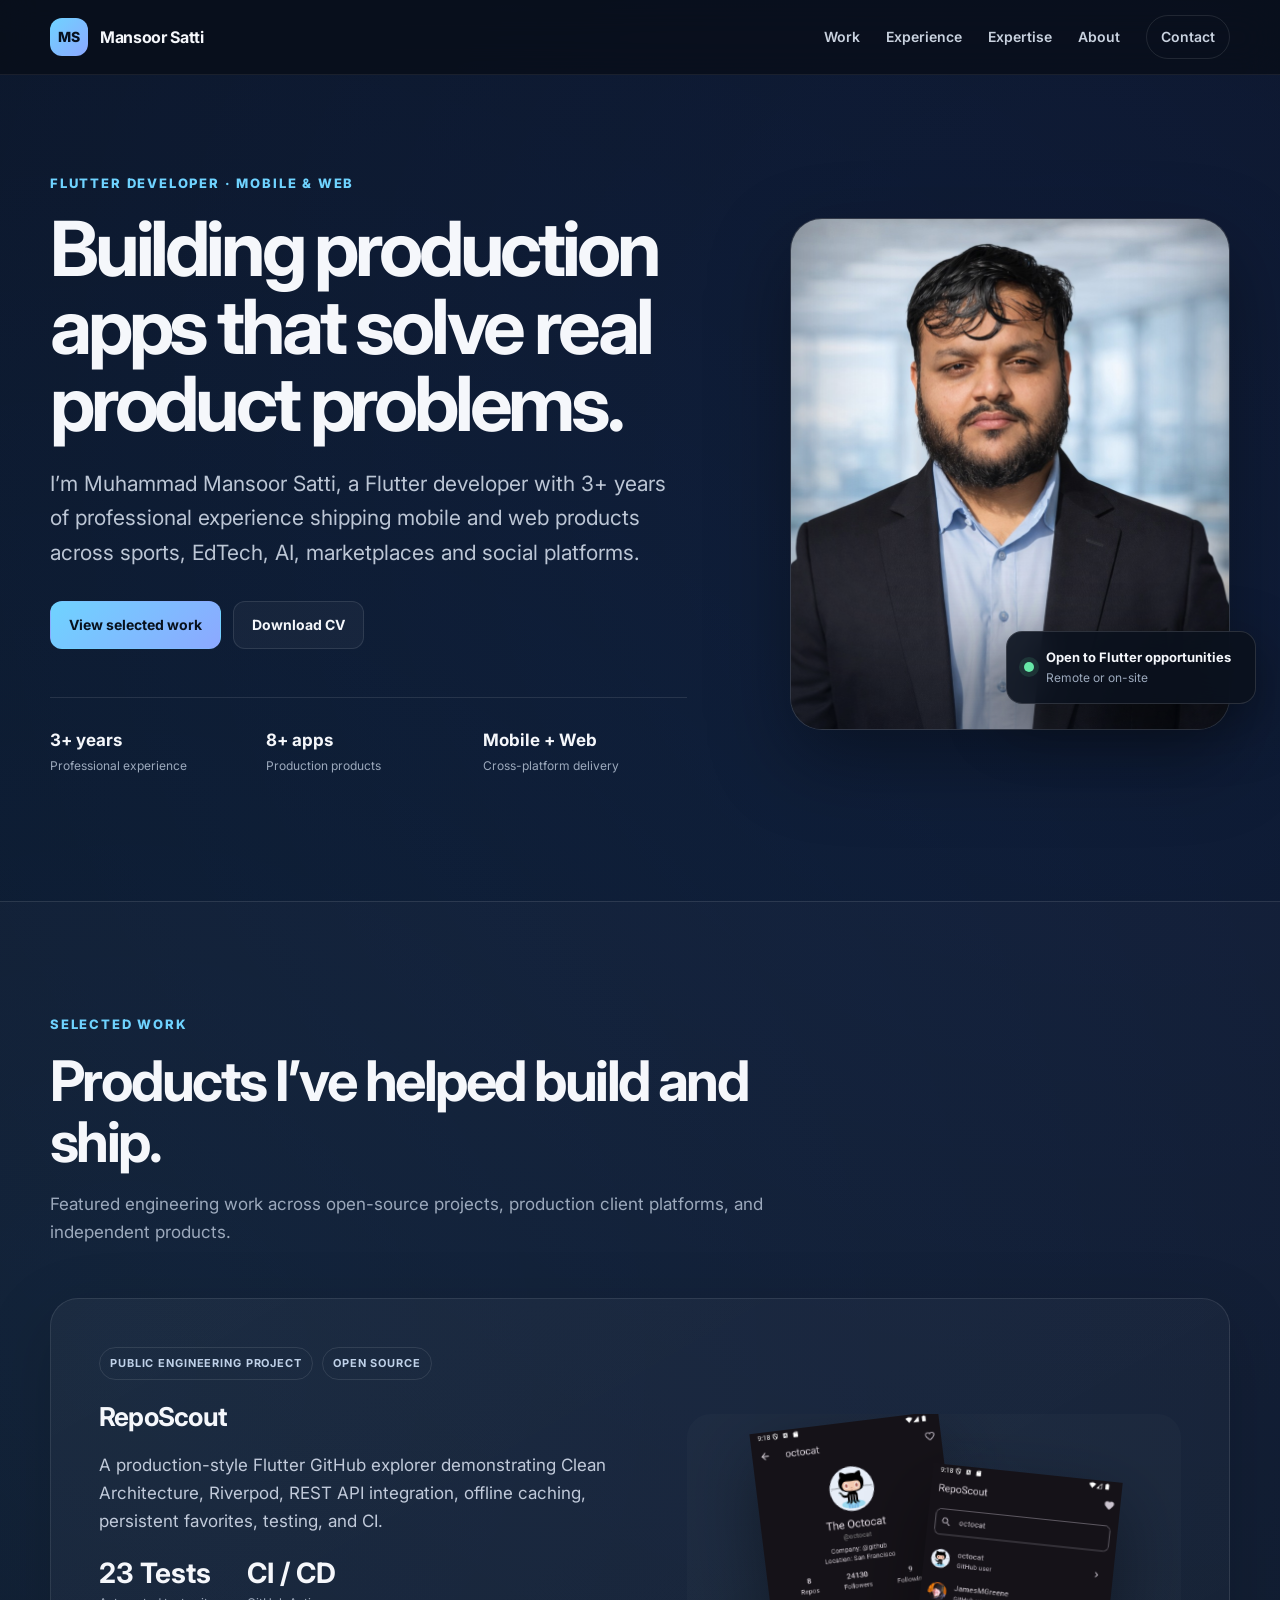
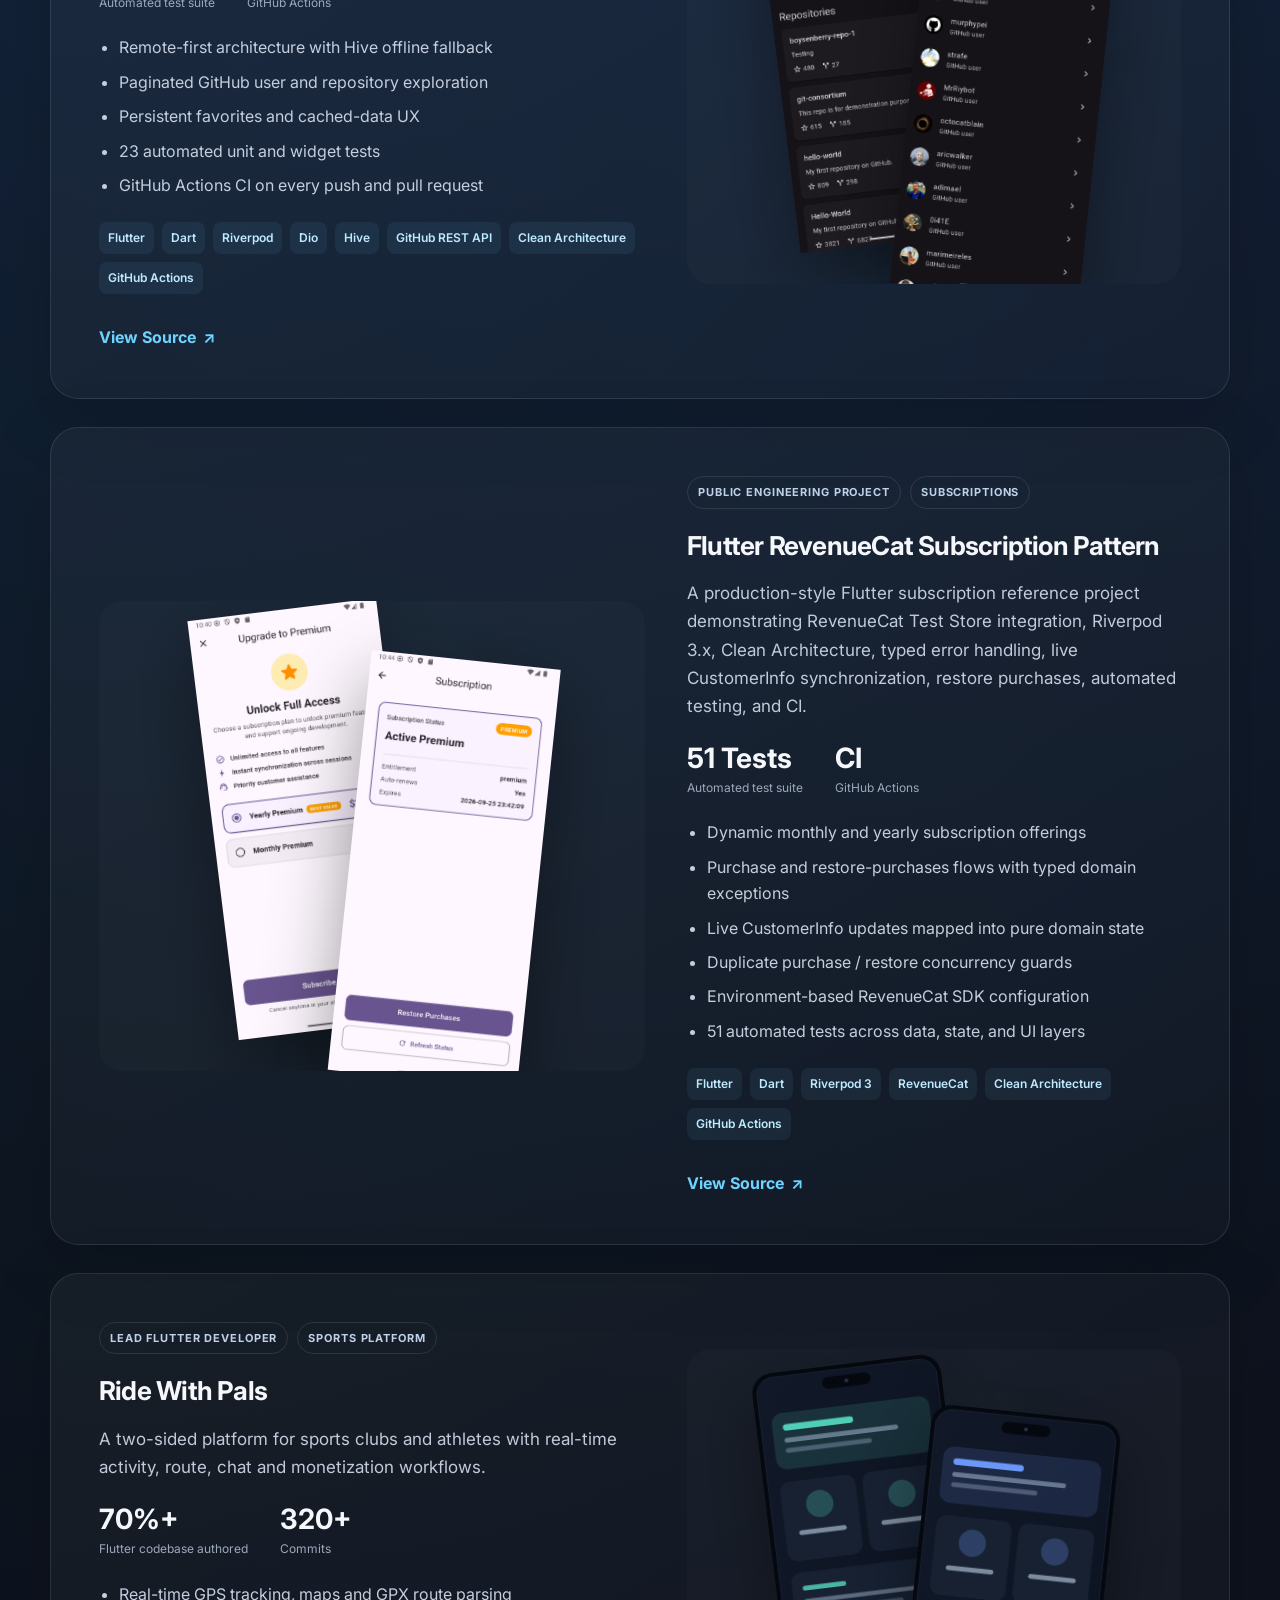
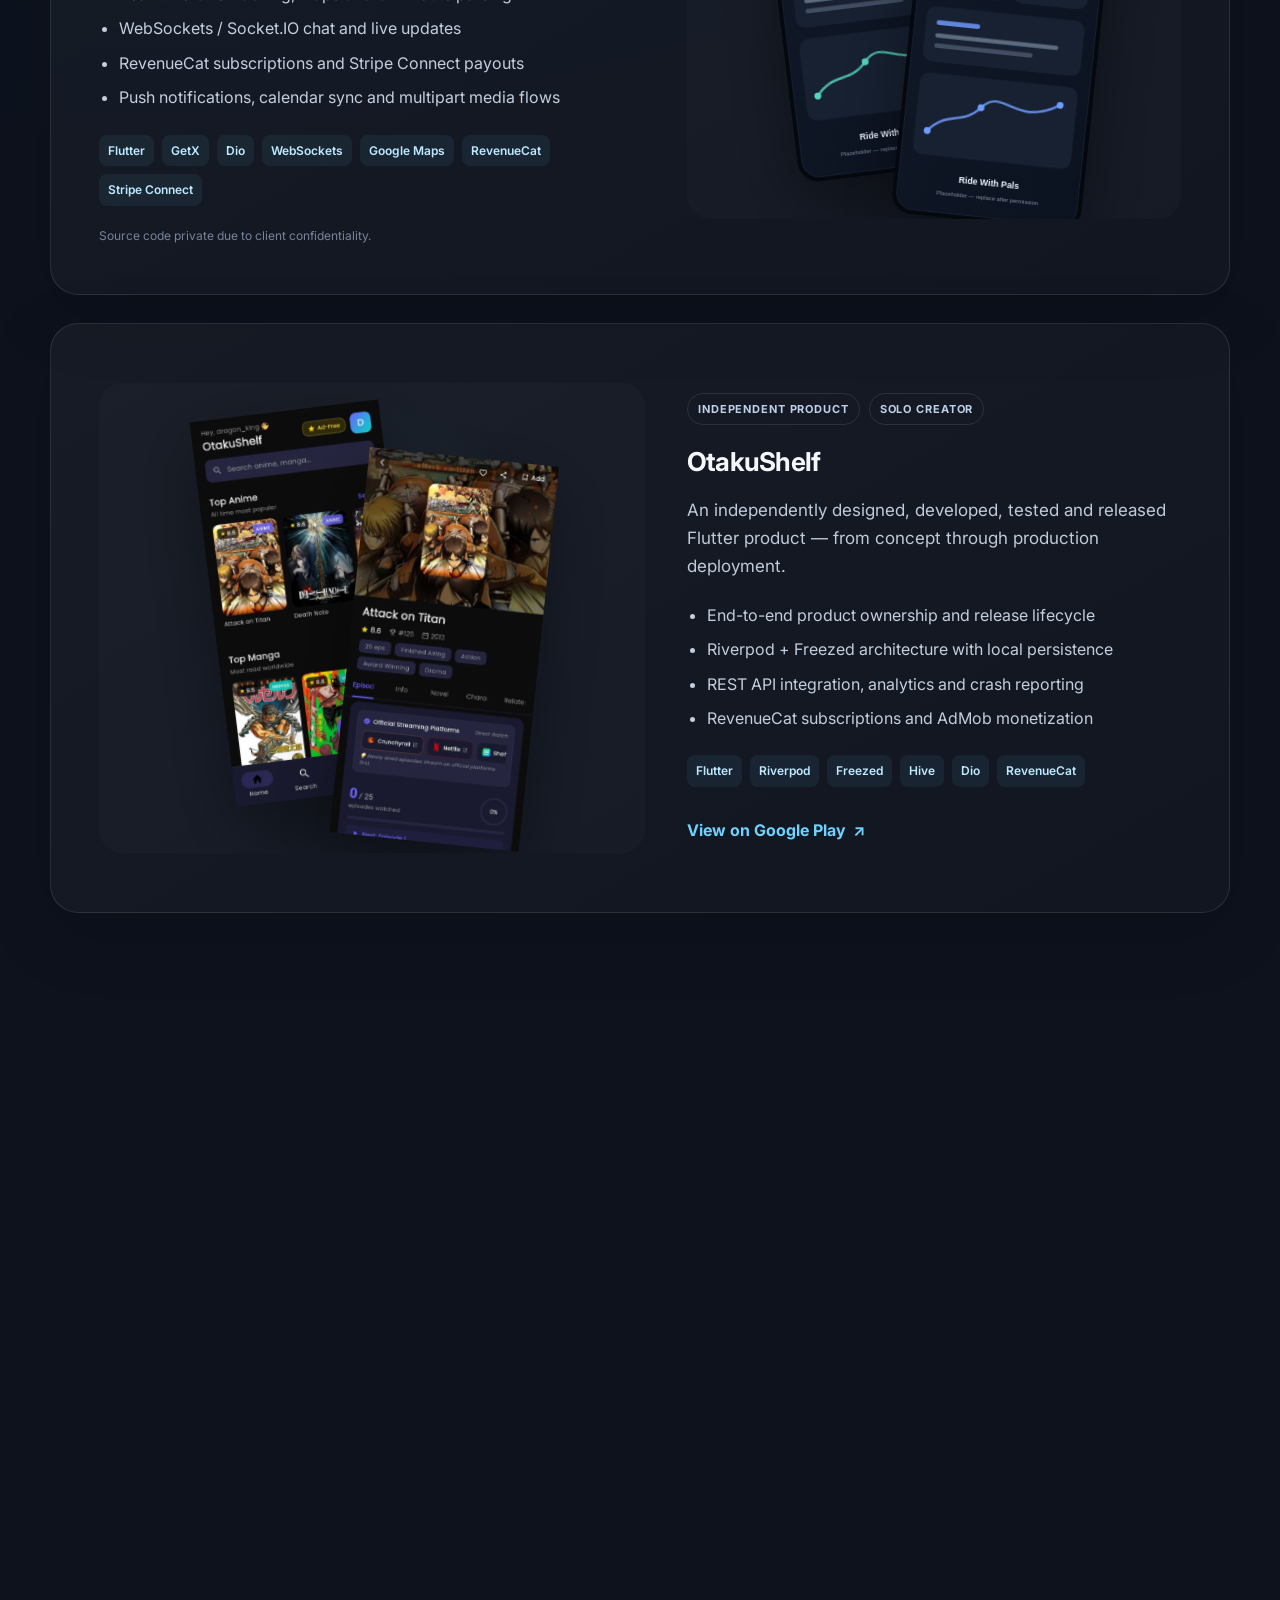
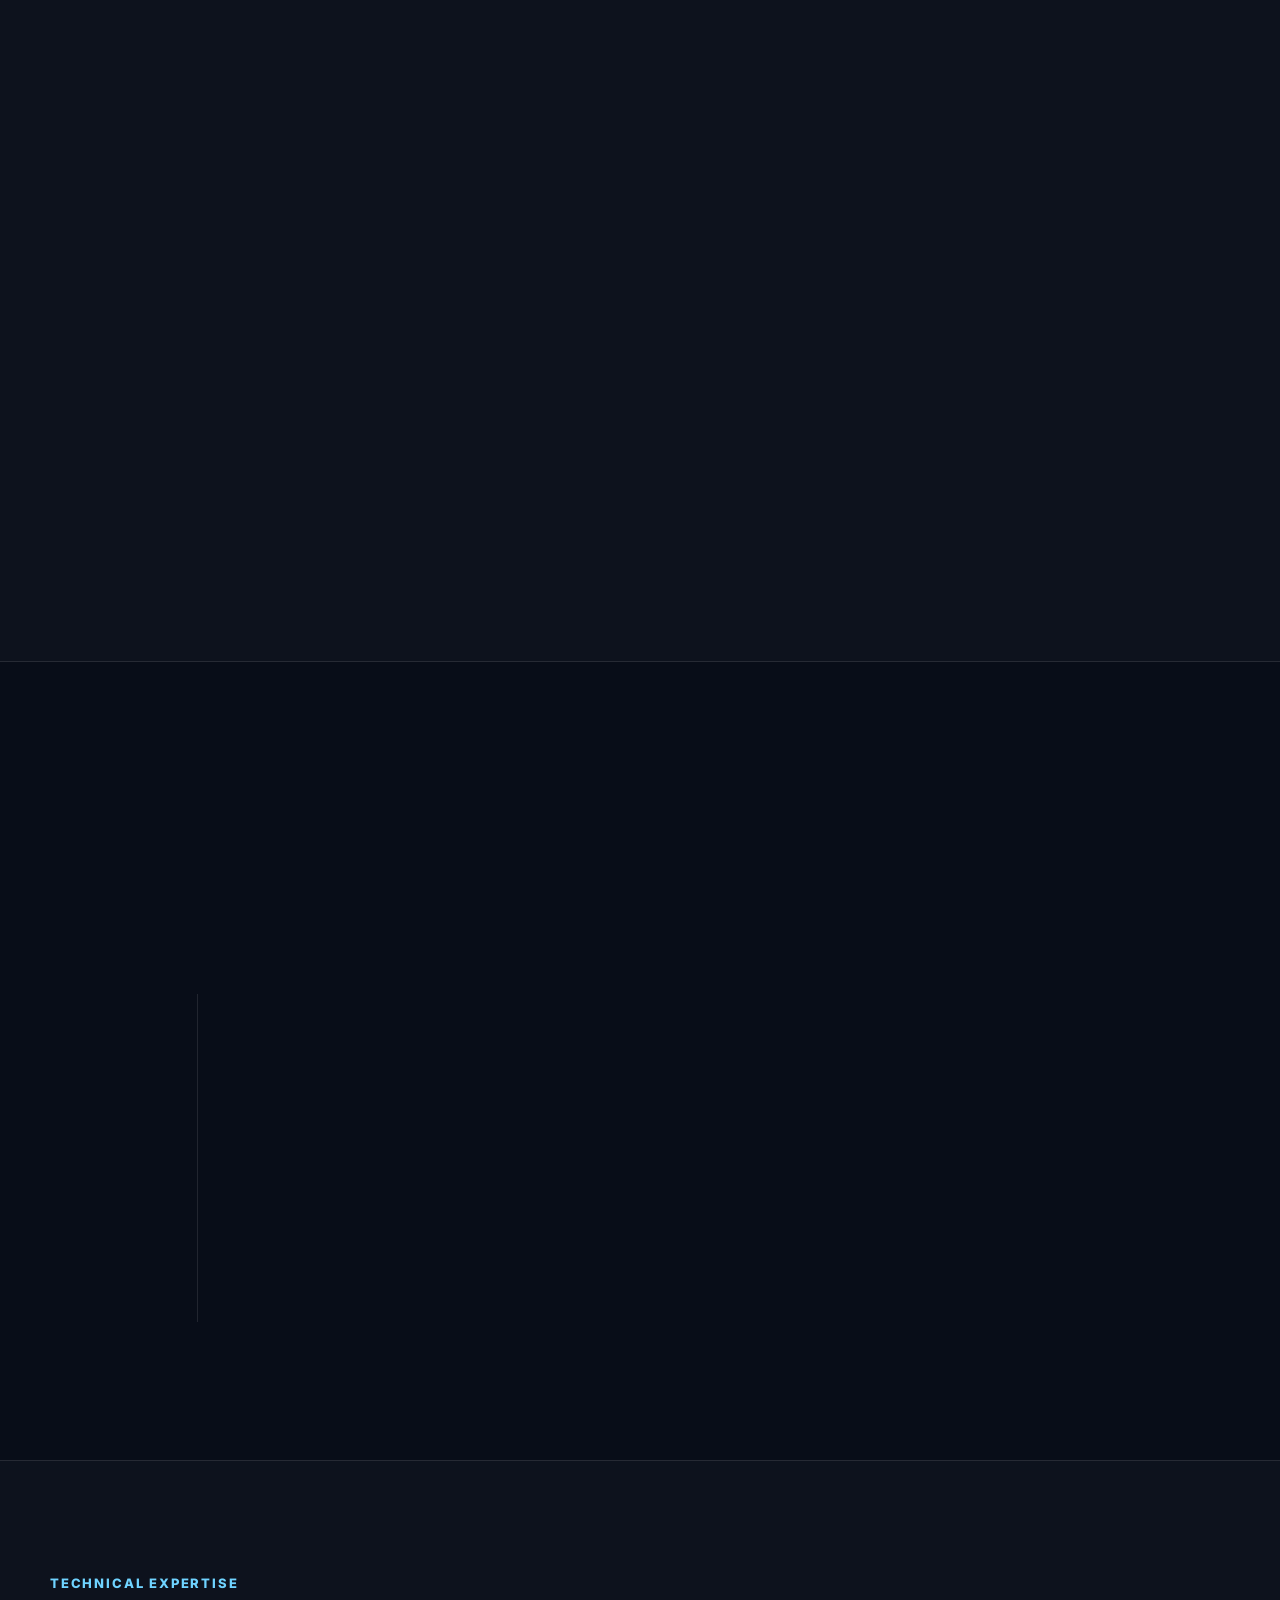
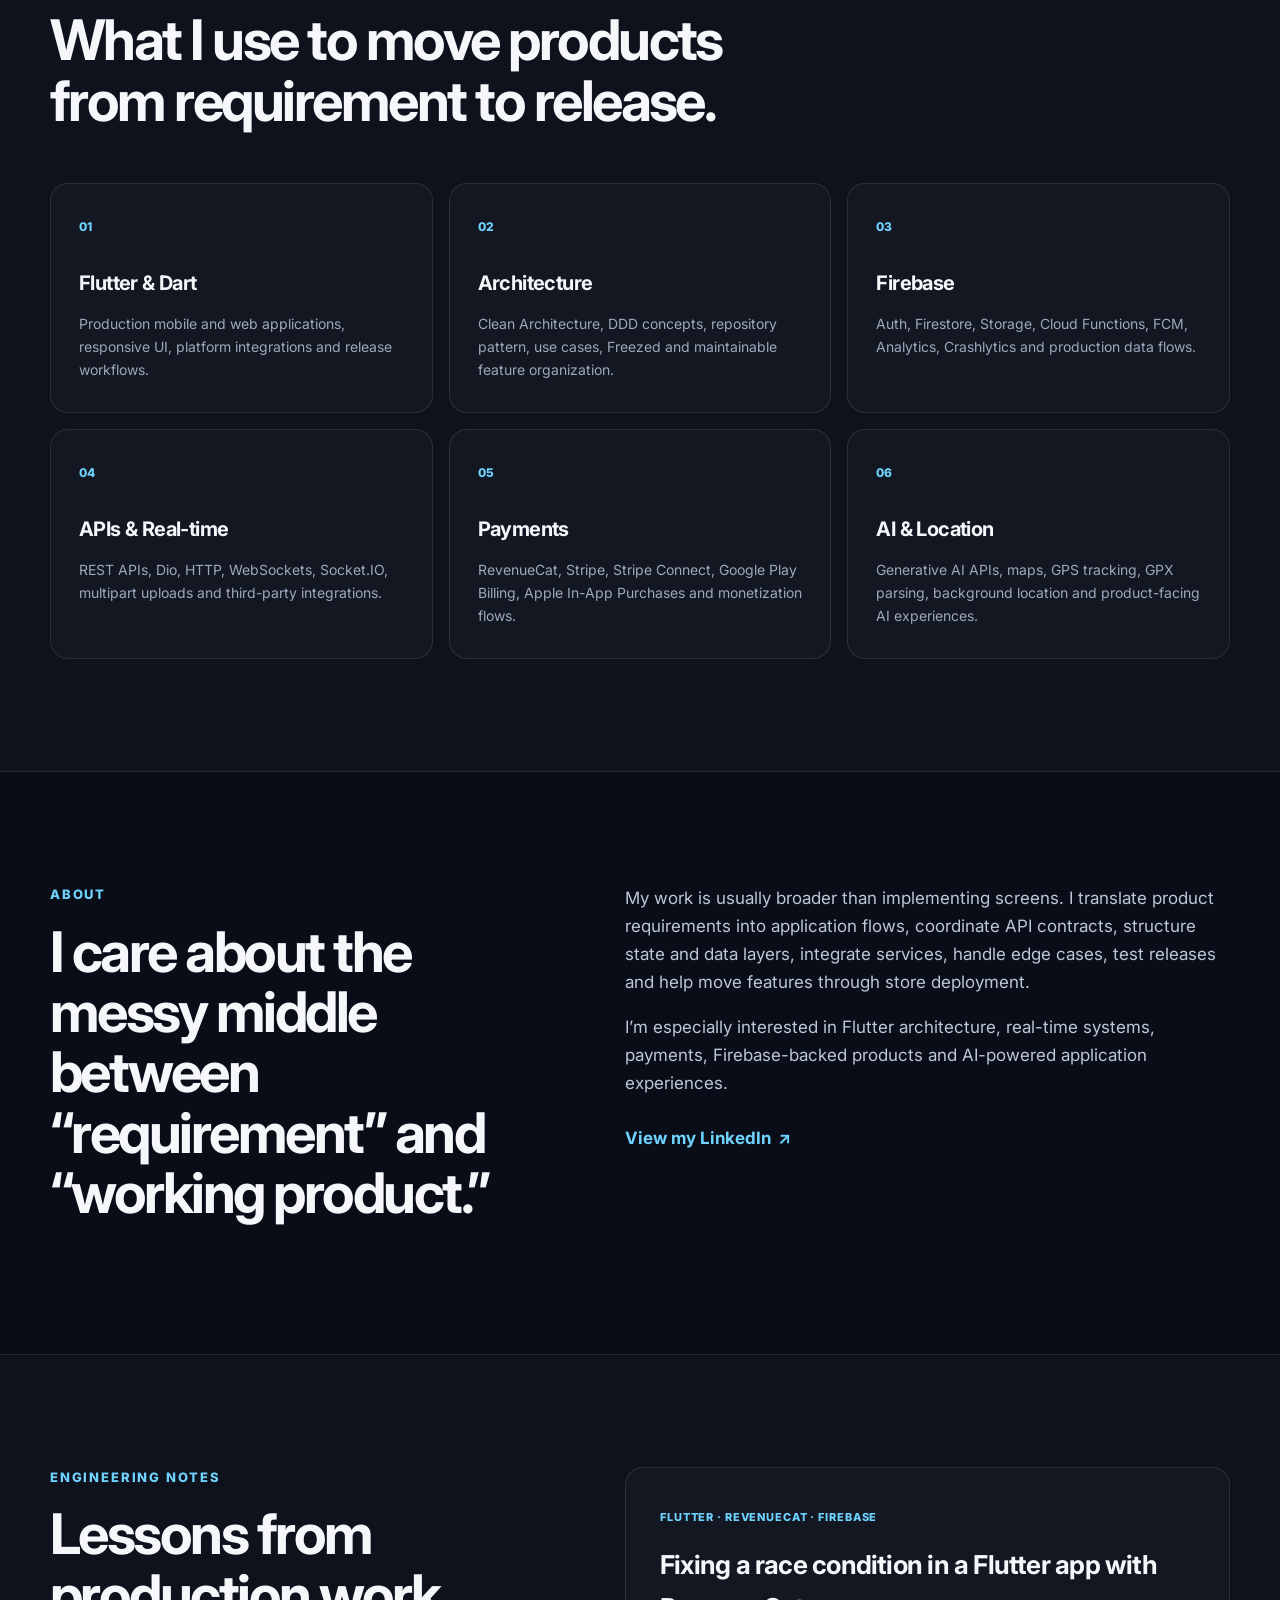
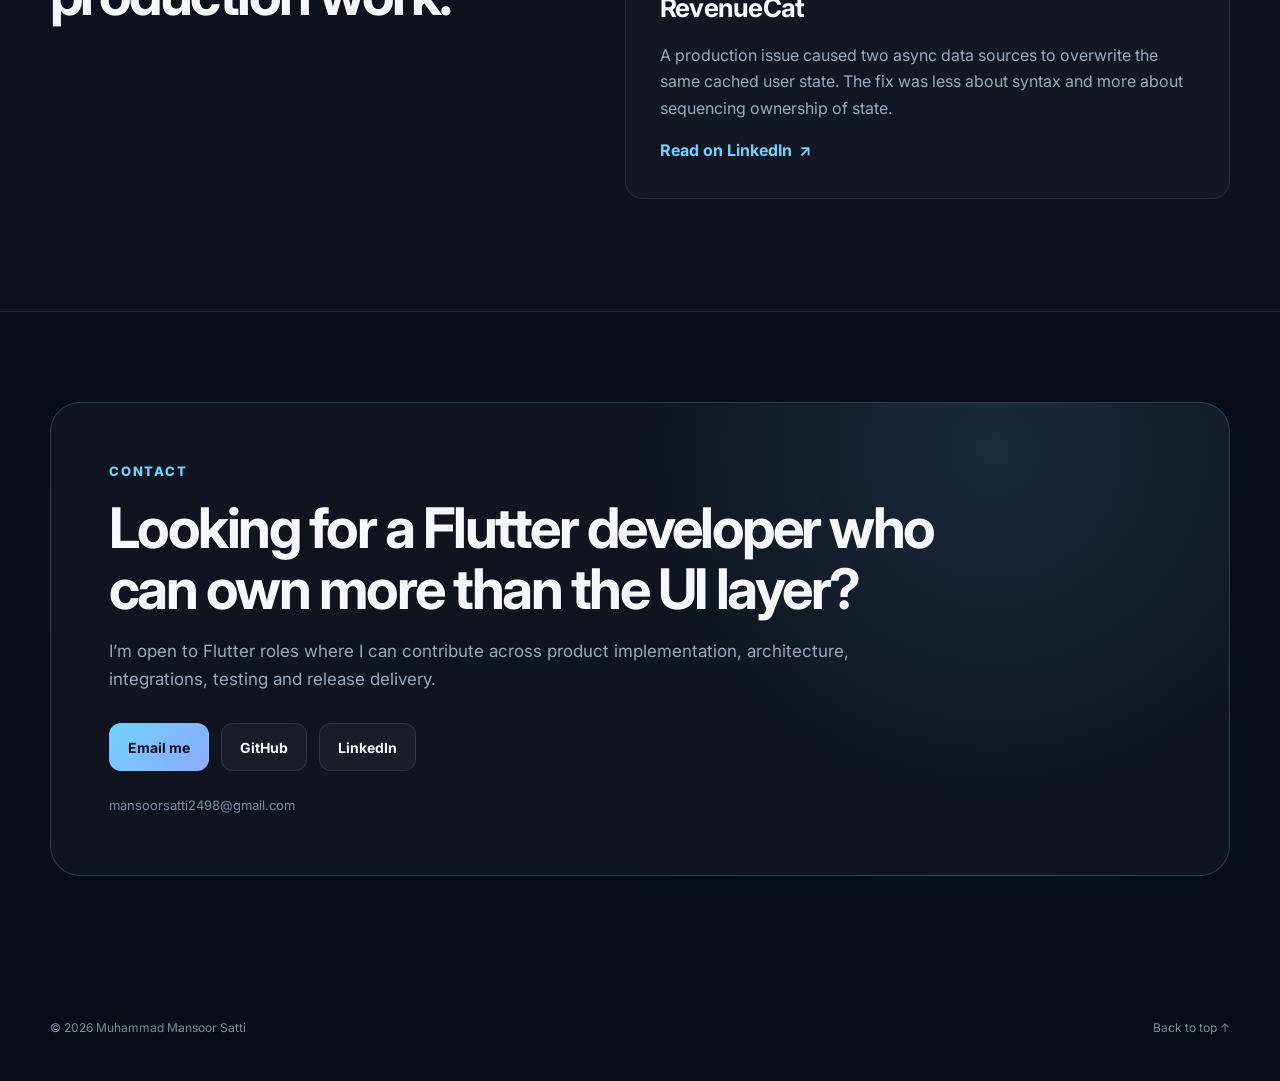
<file: index.html>
<!doctype html>
<html lang="en">
<head>
  <meta charset="utf-8" />
  <meta name="viewport" content="width=device-width, initial-scale=1" />
  <meta name="description" content="Muhammad Mansoor Satti — Flutter Developer building production mobile and web applications with Firebase, APIs, payments, real-time systems, maps and AI integrations." />
  <meta name="theme-color" content="#0b1020" />
  <title>Muhammad Mansoor Satti — Flutter Developer</title>
  <link rel="preconnect" href="https://fonts.googleapis.com" />
  <link rel="preconnect" href="https://fonts.gstatic.com" crossorigin />
  <link href="https://fonts.googleapis.com/css2?family=Inter:wght@400;500;600;700;800&display=swap" rel="stylesheet" />
  <link rel="stylesheet" href="css/style.css" />
</head>
<body>
  <a class="skip-link" href="#main">Skip to content</a>

  <header class="site-header" id="top">
    <div class="container nav-wrap">
      <a class="brand" href="#top" aria-label="Muhammad Mansoor Satti home">
        <span class="brand-mark">MS</span>
        <span class="brand-name">Mansoor Satti</span>
      </a>

      <button class="menu-btn" type="button" aria-expanded="false" aria-controls="site-nav" aria-label="Open navigation">
        <span></span><span></span><span></span>
      </button>

      <nav class="site-nav" id="site-nav" aria-label="Primary navigation">
        <a href="#work">Work</a>
        <a href="#experience">Experience</a>
        <a href="#expertise">Expertise</a>
        <a href="#about">About</a>
        <a class="nav-cta" href="#contact">Contact</a>
      </nav>
    </div>
  </header>

  <main id="main">
    <section class="hero section">
      <div class="container hero-grid">
        <div class="hero-copy reveal">
          <p class="eyebrow">Flutter Developer · Mobile & Web</p>
          <h1>Building production apps that solve real product problems.</h1>
          <p class="hero-lead">I’m Muhammad Mansoor Satti, a Flutter developer with 3+ years of professional experience shipping mobile and web products across sports, EdTech, AI, marketplaces and social platforms.</p>
          <div class="hero-actions">
            <a class="btn btn-primary" href="#work">View selected work</a>
            <a class="btn btn-secondary" href="assets/cv/Muhammad-Mansoor-Satti-CV.pdf" target="_blank" rel="noopener">Download CV</a>
          </div>
          <div class="proof-strip" aria-label="Career highlights">
            <div><strong>3+ years</strong><span>Professional experience</span></div>
            <div><strong>8+ apps</strong><span>Production products</span></div>
            <div><strong>Mobile + Web</strong><span>Cross-platform delivery</span></div>
          </div>
        </div>

        <div class="hero-visual reveal">
          <div class="portrait-shell">
            <div class="portrait-accent"></div>
            <img src="assets/images/profile/muhammad-mansoor-satti.jpg" alt="Muhammad Mansoor Satti" />
          </div>
          <div class="availability-card">
            <span class="status-dot" aria-hidden="true"></span>
            <div>
              <strong>Open to Flutter opportunities</strong>
              <span>Remote or on-site</span>
            </div>
          </div>
        </div>
      </div>
    </section>

    <section class="section section-muted" id="work">
      <div class="container">
        <div class="section-heading reveal">
          <p class="eyebrow">Selected work</p>
          <h2>Products I’ve helped build and ship.</h2>
          <p>Featured engineering work across open-source projects, production client platforms, and independent products.</p>
        </div>

        <div class="projects-stack">
          <article class="project-card reveal">
            <div class="project-copy">
              <div class="project-meta"><span>Public Engineering Project</span><span>Open Source</span></div>
              <h3>RepoScout</h3>
              <p class="project-summary">A production-style Flutter GitHub explorer demonstrating Clean Architecture, Riverpod, REST API integration, offline caching, persistent favorites, testing, and CI.</p>
              <div class="project-facts">
                <div><strong>23 Tests</strong><span>Automated test suite</span></div>
                <div><strong>CI / CD</strong><span>GitHub Actions</span></div>
              </div>
              <ul class="feature-list">
                <li>Remote-first architecture with Hive offline fallback</li>
                <li>Paginated GitHub user and repository exploration</li>
                <li>Persistent favorites and cached-data UX</li>
                <li>23 automated unit and widget tests</li>
                <li>GitHub Actions CI on every push and pull request</li>
              </ul>
              <div class="tech-row"><span>Flutter</span><span>Dart</span><span>Riverpod</span><span>Dio</span><span>Hive</span><span>GitHub REST API</span><span>Clean Architecture</span><span>GitHub Actions</span></div>
              <div class="project-actions"><a class="text-link" href="https://github.com/Satti201/repo-scout" target="_blank" rel="noopener">View Source <span>↗</span></a></div>
            </div>
            <div class="project-visual phone-stage" aria-label="RepoScout screenshots">
              <img class="phone phone-a" src="assets/images/projects/repo-scout/profile.png" alt="RepoScout User Profile Screen" />
              <img class="phone phone-b" src="assets/images/projects/repo-scout/search.png" alt="RepoScout Search Screen" />
            </div>
          </article>

          <article class="project-card project-card-reverse reveal">
            <div class="project-copy">
              <div class="project-meta">
                <span>Public Engineering Project</span>
                <span>Subscriptions</span>
              </div>

              <h3>Flutter RevenueCat Subscription Pattern</h3>

              <p class="project-summary">
                A production-style Flutter subscription reference project demonstrating
                RevenueCat Test Store integration, Riverpod 3.x, Clean Architecture,
                typed error handling, live CustomerInfo synchronization, restore purchases,
                automated testing, and CI.
              </p>

              <div class="project-facts">
                <div>
                  <strong>51 Tests</strong>
                  <span>Automated test suite</span>
                </div>
                <div>
                  <strong>CI</strong>
                  <span>GitHub Actions</span>
                </div>
              </div>

              <ul class="feature-list">
                <li>Dynamic monthly and yearly subscription offerings</li>
                <li>Purchase and restore-purchases flows with typed domain exceptions</li>
                <li>Live CustomerInfo updates mapped into pure domain state</li>
                <li>Duplicate purchase / restore concurrency guards</li>
                <li>Environment-based RevenueCat SDK configuration</li>
                <li>51 automated tests across data, state, and UI layers</li>
              </ul>

              <div class="tech-row">
                <span>Flutter</span>
                <span>Dart</span>
                <span>Riverpod 3</span>
                <span>RevenueCat</span>
                <span>Clean Architecture</span>
                <span>GitHub Actions</span>
              </div>

              <div class="project-actions">
                <a
                  class="text-link"
                  href="https://github.com/Satti201/flutter-revenuecat-subscription-pattern"
                  target="_blank"
                  rel="noopener">
                  View Source <span>↗</span>
                </a>
              </div>
            </div>

            <div class="project-visual phone-stage"
                 aria-label="PremiumFlow subscription screenshots">

              <img
                class="phone phone-a"
                src="assets/images/projects/premium-flow/paywall.png"
                alt="PremiumFlow subscription paywall" />

              <img
                class="phone phone-b"
                src="assets/images/projects/premium-flow/subscription-settings.png"
                alt="PremiumFlow subscription settings screen" />
            </div>
          </article>


          <article class="project-card reveal">
            <div class="project-copy">
              <div class="project-meta"><span>Lead Flutter Developer</span><span>Sports platform</span></div>
              <h3>Ride With Pals</h3>
              <p class="project-summary">A two-sided platform for sports clubs and athletes with real-time activity, route, chat and monetization workflows.</p>
              <div class="project-facts">
                <div><strong>70%+</strong><span>Flutter codebase authored</span></div>
                <div><strong>320+</strong><span>Commits</span></div>
              </div>
              <ul class="feature-list">
                <li>Real-time GPS tracking, maps and GPX route parsing</li>
                <li>WebSockets / Socket.IO chat and live updates</li>
                <li>RevenueCat subscriptions and Stripe Connect payouts</li>
                <li>Push notifications, calendar sync and multipart media flows</li>
              </ul>
              <div class="tech-row"><span>Flutter</span><span>GetX</span><span>Dio</span><span>WebSockets</span><span>Google Maps</span><span>RevenueCat</span><span>Stripe Connect</span></div>
              <p class="private-note">Source code private due to client confidentiality.</p>
            </div>
            <div class="project-visual phone-stage" aria-label="Placeholder for Ride With Pals screenshots">
              <img class="phone phone-a" src="assets/images/projects/ride-with-pals/01.svg" alt="Ride With Pals screenshot placeholder" />
              <img class="phone phone-b" src="assets/images/projects/ride-with-pals/02.svg" alt="Ride With Pals screenshot placeholder" />
            </div>
          </article>

          <article class="project-card project-card-reverse reveal">
            <div class="project-copy">
              <div class="project-meta"><span>Independent product</span><span>Solo creator</span></div>
              <h3>OtakuShelf</h3>
              <p class="project-summary">An independently designed, developed, tested and released Flutter product — from concept through production deployment.</p>
              <ul class="feature-list">
                <li>End-to-end product ownership and release lifecycle</li>
                <li>Riverpod + Freezed architecture with local persistence</li>
                <li>REST API integration, analytics and crash reporting</li>
                <li>RevenueCat subscriptions and AdMob monetization</li>
              </ul>
              <div class="tech-row"><span>Flutter</span><span>Riverpod</span><span>Freezed</span><span>Hive</span><span>Dio</span><span>RevenueCat</span></div>
              <div class="project-actions"><a class="text-link" href="https://play.google.com/store/apps/details?id=app.otaku.otakushelf" target="_blank" rel="noopener">View on Google Play <span>↗</span></a></div>
            </div>
            <div class="project-visual phone-stage" aria-label="OtakuShelf screenshots">
              <img class="phone phone-a" src="assets/images/projects/otakushelf/home.png" alt="OtakuShelf home screen showing top anime and manga" />
              <img class="phone phone-b" src="assets/images/projects/otakushelf/details.png" alt="OtakuShelf anime details and streaming platforms screen" />
            </div>
          </article>

          <article class="project-card reveal">
            <div class="project-copy">
              <div class="project-meta"><span>Full-Stack Mobile Engineer</span><span>Flatshare platform</span></div>
              <h3>Roomply</h3>
              <p class="project-summary">A Firebase-backed shared-living product covering spaces, bookings, messaging, voting, expenses, tasks and role-based workflows.</p>
              <ul class="feature-list">
                <li>Flutter + Firebase implementation across app flows</li>
                <li>Authentication, Firestore, Storage, FCM and real-time data</li>
                <li>Invites, spaces, resource booking and role-based access</li>
                <li>Messaging, files, images, expenses, tasks and voting</li>
              </ul>
              <div class="tech-row"><span>Flutter</span><span>Clean Architecture</span><span>DDD</span><span>GetX</span><span>Firebase</span><span>FCM</span></div>
              <p class="private-note">Source code private due to client confidentiality.</p>
            </div>
            <div class="project-visual phone-stage" aria-label="Placeholder for Roomply screenshots">
              <img class="phone phone-a" src="assets/images/projects/roomply/01.svg" alt="Roomply screenshot placeholder" />
              <img class="phone phone-b" src="assets/images/projects/roomply/02.svg" alt="Roomply screenshot placeholder" />
            </div>
          </article>

          <article class="project-card project-card-reverse reveal">
            <div class="project-copy">
              <div class="project-meta"><span>Flutter & Firebase Engineer</span><span>AI-powered product</span></div>
              <h3>Oracle / Astrology App</h3>
              <p class="project-summary">A personalized astrology and tarot experience combining Flutter, Firebase and generative AI services.</p>
              <ul class="feature-list">
                <li>Generative AI flows with Vertex AI and Cloud Functions</li>
                <li>Subscriptions, ad monetization and notification workflows</li>
                <li>Animated card experiences and ambient audio</li>
                <li>Bilingual English / Spanish product experience</li>
              </ul>
              <div class="tech-row"><span>Flutter</span><span>Firebase</span><span>Cloud Functions</span><span>Vertex AI</span><span>RevenueCat</span><span>AdMob</span></div>
              <p class="private-note">Source code private due to client confidentiality.</p>
            </div>
            <div class="project-visual phone-stage" aria-label="Placeholder for Oracle screenshots">
              <img class="phone phone-a" src="assets/images/projects/oracle/01.svg" alt="Oracle screenshot placeholder" />
              <img class="phone phone-b" src="assets/images/projects/oracle/02.svg" alt="Oracle screenshot placeholder" />
            </div>
          </article>
        </div>
      </div>
    </section>

    <section class="section" id="experience">
      <div class="container narrow">
        <div class="section-heading reveal">
          <p class="eyebrow">Experience</p>
          <h2>Production work, not tutorial projects.</h2>
        </div>
        <div class="timeline">
          <article class="timeline-item reveal">
            <div class="timeline-dot"></div>
            <div class="timeline-head">
              <div><h3>Nexar Solutions</h3><p>Flutter Developer</p></div>
              <span>Jun 2024 — Present</span>
            </div>
            <p>Build and ship production Flutter mobile and web applications across sports, EdTech, AI, marketplaces and social products. Own Flutter-side implementation, Firebase integrations, API contracts, error handling, uploads, testing, release preparation and product-facing technical decisions.</p>
          </article>
          <article class="timeline-item reveal">
            <div class="timeline-dot"></div>
            <div class="timeline-head">
              <div><h3>Alestra Solutions</h3><p>Flutter Developer</p></div>
              <span>Mar 2023 — Jun 2024</span>
            </div>
            <p>Progressed from Intern to Associate to Junior Developer while delivering client mobile apps and Flutter Web admin dashboards, including backend communication, authentication, responsive interfaces and real-time functionality.</p>
          </article>
        </div>
      </div>
    </section>

    <section class="section section-muted" id="expertise">
      <div class="container">
        <div class="section-heading reveal">
          <p class="eyebrow">Technical expertise</p>
          <h2>What I use to move products from requirement to release.</h2>
        </div>
        <div class="expertise-grid">
          <article class="expertise-card reveal"><span>01</span><h3>Flutter & Dart</h3><p>Production mobile and web applications, responsive UI, platform integrations and release workflows.</p></article>
          <article class="expertise-card reveal"><span>02</span><h3>Architecture</h3><p>Clean Architecture, DDD concepts, repository pattern, use cases, Freezed and maintainable feature organization.</p></article>
          <article class="expertise-card reveal"><span>03</span><h3>Firebase</h3><p>Auth, Firestore, Storage, Cloud Functions, FCM, Analytics, Crashlytics and production data flows.</p></article>
          <article class="expertise-card reveal"><span>04</span><h3>APIs & Real-time</h3><p>REST APIs, Dio, HTTP, WebSockets, Socket.IO, multipart uploads and third-party integrations.</p></article>
          <article class="expertise-card reveal"><span>05</span><h3>Payments</h3><p>RevenueCat, Stripe, Stripe Connect, Google Play Billing, Apple In-App Purchases and monetization flows.</p></article>
          <article class="expertise-card reveal"><span>06</span><h3>AI & Location</h3><p>Generative AI APIs, maps, GPS tracking, GPX parsing, background location and product-facing AI experiences.</p></article>
        </div>
      </div>
    </section>

    <section class="section" id="about">
      <div class="container about-grid">
        <div class="section-heading reveal">
          <p class="eyebrow">About</p>
          <h2>I care about the messy middle between “requirement” and “working product.”</h2>
        </div>
        <div class="about-copy reveal">
          <p>My work is usually broader than implementing screens. I translate product requirements into application flows, coordinate API contracts, structure state and data layers, integrate services, handle edge cases, test releases and help move features through store deployment.</p>
          <p>I’m especially interested in Flutter architecture, real-time systems, payments, Firebase-backed products and AI-powered application experiences.</p>
          <a class="text-link" href="https://www.linkedin.com/in/muhammad-mansoor-satti-316769233/" target="_blank" rel="noopener">View my LinkedIn <span>↗</span></a>
        </div>
      </div>
    </section>

    <section class="section section-muted notes-section">
      <div class="container notes-grid">
        <div class="section-heading reveal">
          <p class="eyebrow">Engineering notes</p>
          <h2>Lessons from production work.</h2>
        </div>
        <a class="note-card reveal" href="https://www.linkedin.com/in/muhammad-mansoor-satti-316769233/" target="_blank" rel="noopener">
          <span class="note-label">Flutter · RevenueCat · Firebase</span>
          <h3>Fixing a race condition in a Flutter app with RevenueCat</h3>
          <p>A production issue caused two async data sources to overwrite the same cached user state. The fix was less about syntax and more about sequencing ownership of state.</p>
          <span class="text-link">Read on LinkedIn <span>↗</span></span>
        </a>
      </div>
    </section>

    <section class="section contact-section" id="contact">
      <div class="container contact-card reveal">
        <p class="eyebrow">Contact</p>
        <h2>Looking for a Flutter developer who can own more than the UI layer?</h2>
        <p>I’m open to Flutter roles where I can contribute across product implementation, architecture, integrations, testing and release delivery.</p>
        <div class="contact-actions">
          <a class="btn btn-primary" href="mailto:mansoorsatti2498@gmail.com">Email me</a>
          <a class="btn btn-secondary" href="https://github.com/Satti201" target="_blank" rel="noopener">GitHub</a>
          <a class="btn btn-secondary" href="https://www.linkedin.com/in/muhammad-mansoor-satti-316769233/" target="_blank" rel="noopener">LinkedIn</a>
        </div>
        <p class="contact-email">mansoorsatti2498@gmail.com</p>
      </div>
    </section>
  </main>

  <footer class="site-footer">
    <div class="container footer-inner">
      <span>© <span id="year"></span> Muhammad Mansoor Satti</span>
      <a href="#top" id="backToTop">Back to top ↑</a>
    </div>
  </footer>

  <script src="js/main.js"></script>
</body>
</html>
</file>
<file: css/style.css>
:root {
  --bg: #080d18;
  --bg-soft: #0d1422;
  --panel: #111a2b;
  --panel-2: #0f1727;
  --text: #f5f7fb;
  --muted: #9ca9bc;
  --line: rgba(255,255,255,.10);
  --accent: #6fd3ff;
  --accent-2: #8ca8ff;
  --success: #67e8a7;
  --radius-lg: 28px;
  --radius-md: 18px;
  --shadow: 0 30px 80px rgba(0,0,0,.35);
  --container: 1180px;
}

* { box-sizing: border-box; }
html { scroll-behavior: smooth; }
body {
  margin: 0;
  font-family: Inter, ui-sans-serif, system-ui, -apple-system, BlinkMacSystemFont, "Segoe UI", sans-serif;
  color: var(--text);
  background:
    radial-gradient(circle at 85% 5%, rgba(63,111,255,.12), transparent 30%),
    radial-gradient(circle at 10% 15%, rgba(40,188,255,.08), transparent 26%),
    var(--bg);
  line-height: 1.65;
  -webkit-font-smoothing: antialiased;
}
a { color: inherit; text-decoration: none; }
img { display: block; max-width: 100%; }
button, a { -webkit-tap-highlight-color: transparent; }

.skip-link { position: fixed; left: 16px; top: -60px; z-index: 999; padding: 10px 14px; background: white; color: #000; border-radius: 8px; }
.skip-link:focus { top: 16px; }
.container { width: min(var(--container), calc(100% - 40px)); margin: 0 auto; }
.narrow { width: min(900px, calc(100% - 40px)); }
.section { padding: 112px 0; }
.section-muted { background: rgba(255,255,255,.018); border-top: 1px solid var(--line); border-bottom: 1px solid var(--line); }

.site-header { position: sticky; top: 0; z-index: 50; background: rgba(8,13,24,.78); backdrop-filter: blur(18px); border-bottom: 1px solid rgba(255,255,255,.07); }
.nav-wrap { min-height: 74px; display: flex; align-items: center; justify-content: space-between; gap: 24px; }
.brand { display: flex; align-items: center; gap: 12px; font-weight: 700; }
.brand-mark { display: inline-grid; place-items: center; width: 38px; height: 38px; border-radius: 12px; background: linear-gradient(135deg, var(--accent), var(--accent-2)); color: #07111e; font-size: 14px; font-weight: 800; }
.brand-name { letter-spacing: -.02em; }
.site-nav { display: flex; align-items: center; gap: 26px; color: #c9d2df; font-size: 14px; font-weight: 600; }
.site-nav a:hover { color: white; }
.nav-cta { border: 1px solid var(--line); padding: 9px 14px; border-radius: 999px; }
.menu-btn { display: none; width: 42px; height: 42px; padding: 9px; border: 1px solid var(--line); border-radius: 12px; background: transparent; }
.menu-btn span { display: block; height: 2px; margin: 5px 0; background: white; border-radius: 2px; }

.hero { min-height: calc(100vh - 74px); display: grid; align-items: center; padding-top: 84px; }
.hero-grid { display: grid; grid-template-columns: minmax(0, 1.15fr) minmax(320px, .85fr); gap: 72px; align-items: center; }
.eyebrow { margin: 0 0 16px; color: var(--accent); font-size: 13px; font-weight: 800; letter-spacing: .14em; text-transform: uppercase; }
h1, h2, h3, p { margin-top: 0; }
h1 { max-width: 790px; margin-bottom: 24px; font-size: clamp(44px, 6vw, 76px); line-height: 1.02; letter-spacing: -.055em; }
h2 { margin-bottom: 18px; font-size: clamp(34px, 4.5vw, 56px); line-height: 1.08; letter-spacing: -.045em; }
h3 { margin-bottom: 12px; font-size: 26px; letter-spacing: -.03em; }
.hero-lead { max-width: 760px; color: #bcc6d5; font-size: clamp(18px, 2vw, 21px); }
.hero-actions, .contact-actions, .project-actions { display: flex; flex-wrap: wrap; gap: 12px; margin-top: 30px; }
.btn { display: inline-flex; align-items: center; justify-content: center; min-height: 48px; padding: 0 18px; border: 1px solid transparent; border-radius: 12px; font-size: 14px; font-weight: 700; transition: transform .18s ease, border-color .18s ease, background .18s ease; }
.btn:hover { transform: translateY(-2px); }
.btn-primary { background: linear-gradient(135deg, var(--accent), var(--accent-2)); color: #08111d; }
.btn-secondary { background: rgba(255,255,255,.04); border-color: var(--line); }
.btn-secondary:hover { border-color: rgba(255,255,255,.22); }
.proof-strip { display: grid; grid-template-columns: repeat(3, 1fr); gap: 12px; margin-top: 48px; padding-top: 28px; border-top: 1px solid var(--line); }
.proof-strip div { display: flex; flex-direction: column; gap: 2px; }
.proof-strip strong { font-size: 17px; }
.proof-strip span { color: var(--muted); font-size: 12px; }
.hero-visual { position: relative; width: min(440px, 100%); justify-self: end; }
.portrait-shell { position: relative; overflow: hidden; aspect-ratio: .86; border-radius: 32px; border: 1px solid rgba(255,255,255,.14); background: var(--panel); box-shadow: var(--shadow); }
.portrait-shell img { width: 100%; height: 100%; object-fit: cover; object-position: 50% 28%; }
.portrait-accent { position: absolute; inset: 0; z-index: 1; pointer-events: none; box-shadow: inset 0 -90px 100px rgba(8,13,24,.42); }
.availability-card { position: absolute; right: -26px; bottom: 26px; z-index: 2; display: flex; gap: 12px; align-items: center; min-width: 250px; padding: 15px 17px; border: 1px solid rgba(255,255,255,.13); border-radius: 16px; background: rgba(11,17,29,.90); backdrop-filter: blur(16px); box-shadow: 0 18px 60px rgba(0,0,0,.38); }
.availability-card div { display: flex; flex-direction: column; }
.availability-card strong { font-size: 13px; }
.availability-card span:last-child { color: var(--muted); font-size: 12px; }
.status-dot { width: 10px; height: 10px; border-radius: 50%; background: var(--success); box-shadow: 0 0 0 5px rgba(103,232,167,.12); flex: 0 0 auto; }

.section-heading { max-width: 760px; margin-bottom: 52px; }
.section-heading > p:last-child { color: var(--muted); font-size: 17px; }
.projects-stack { display: grid; gap: 28px; }
.project-card { display: grid; grid-template-columns: minmax(0, 1.05fr) minmax(330px, .95fr); gap: 42px; align-items: center; min-height: 590px; padding: 48px; border: 1px solid var(--line); border-radius: var(--radius-lg); background: linear-gradient(150deg, rgba(255,255,255,.04), rgba(255,255,255,.018)); box-shadow: 0 20px 70px rgba(0,0,0,.16); }
.project-card-reverse .project-copy { order: 2; }
.project-card-reverse .project-visual { order: 1; }
.project-meta { display: flex; flex-wrap: wrap; gap: 9px; margin-bottom: 16px; }
.project-meta span { padding: 6px 10px; border: 1px solid var(--line); border-radius: 999px; color: #bfd1e8; font-size: 11px; font-weight: 700; text-transform: uppercase; letter-spacing: .08em; }
.project-summary { color: #c1cada; font-size: 17px; }
.project-facts { display: flex; gap: 32px; margin: 24px 0 16px; }
.project-facts div { display: flex; flex-direction: column; }
.project-facts strong { font-size: 28px; line-height: 1; }
.project-facts span { margin-top: 6px; color: var(--muted); font-size: 12px; }
.feature-list { margin: 22px 0; padding-left: 20px; color: #c4cede; }
.feature-list li + li { margin-top: 8px; }
.tech-row { display: flex; flex-wrap: wrap; gap: 8px; margin-top: 24px; }
.tech-row span { padding: 6px 9px; border-radius: 8px; background: rgba(111,211,255,.07); color: #bdeaff; font-size: 12px; font-weight: 600; }
.private-note { margin: 20px 0 0; color: #778499; font-size: 12px; }
.text-link { display: inline-flex; gap: 7px; align-items: center; color: var(--accent); font-weight: 700; }
.text-link:hover { color: white; }
.phone-stage { position: relative; min-height: 470px; display: grid; place-items: center; border-radius: 24px; background:
  radial-gradient(circle at 50% 40%, rgba(111,211,255,.11), transparent 44%),
  rgba(255,255,255,.018); overflow: hidden; }
.phone { position: absolute; width: 42%; max-width: 190px; filter: drop-shadow(0 28px 35px rgba(0,0,0,.38)); }
.phone-a { transform: translate(-34%, -4%) rotate(-7deg); }
.phone-b { transform: translate(38%, 8%) rotate(6deg); }

.timeline { position: relative; margin-top: 18px; }
.timeline:before { content: ""; position: absolute; left: 7px; top: 10px; bottom: 10px; width: 1px; background: var(--line); }
.timeline-item { position: relative; padding-left: 42px; padding-bottom: 48px; }
.timeline-item:last-child { padding-bottom: 0; }
.timeline-dot { position: absolute; left: 0; top: 7px; width: 15px; height: 15px; border-radius: 50%; background: var(--accent); box-shadow: 0 0 0 5px rgba(111,211,255,.10); }
.timeline-head { display: flex; justify-content: space-between; gap: 30px; margin-bottom: 12px; }
.timeline-head h3 { margin-bottom: 1px; font-size: 22px; }
.timeline-head p { margin: 0; color: #c0cad8; }
.timeline-head > span { color: var(--muted); font-size: 13px; white-space: nowrap; padding-top: 4px; }
.timeline-item > p { color: var(--muted); }

.expertise-grid { display: grid; grid-template-columns: repeat(3, 1fr); gap: 16px; }
.expertise-card { min-height: 230px; padding: 28px; border: 1px solid var(--line); border-radius: var(--radius-md); background: rgba(255,255,255,.025); }
.expertise-card > span { display: inline-block; margin-bottom: 30px; color: var(--accent); font-size: 12px; font-weight: 800; }
.expertise-card h3 { font-size: 20px; }
.expertise-card p { margin-bottom: 0; color: var(--muted); font-size: 14px; }

.about-grid, .notes-grid { display: grid; grid-template-columns: .9fr 1.1fr; gap: 80px; align-items: start; }
.about-grid .section-heading, .notes-grid .section-heading { margin-bottom: 0; }
.about-copy { color: #bdc7d5; font-size: 17px; }
.about-copy .text-link { margin-top: 10px; }
.note-card { display: block; padding: 34px; border: 1px solid var(--line); border-radius: var(--radius-md); background: rgba(255,255,255,.025); transition: transform .2s ease, border-color .2s ease; }
.note-card:hover { transform: translateY(-3px); border-color: rgba(111,211,255,.35); }
.note-label { color: var(--accent); font-size: 11px; font-weight: 800; letter-spacing: .08em; text-transform: uppercase; }
.note-card h3 { margin-top: 16px; }
.note-card p { color: var(--muted); }

.contact-section { padding-top: 90px; }
.contact-card { padding: 58px; border: 1px solid rgba(111,211,255,.22); border-radius: 30px; background: radial-gradient(circle at 80% 10%, rgba(111,211,255,.12), transparent 35%), rgba(255,255,255,.03); }
.contact-card h2 { max-width: 880px; }
.contact-card > p:not(.eyebrow):not(.contact-email) { max-width: 760px; color: var(--muted); font-size: 17px; }
.contact-email { margin: 24px 0 0; color: #7f8ba0; font-size: 13px; }

.site-footer { padding: 30px 0 44px; }
.footer-inner { display: flex; justify-content: space-between; gap: 20px; color: #7f8ba0; font-size: 12px; }
.footer-inner a:hover { color: white; }
.reveal { opacity: 0; transform: translateY(18px); transition: opacity .6s ease, transform .6s ease; }
.reveal.visible { opacity: 1; transform: translateY(0); }

@media (max-width: 980px) {
  .hero-grid, .project-card, .about-grid, .notes-grid { grid-template-columns: 1fr; }
  .hero { min-height: auto; }
  .hero-visual { justify-self: start; width: min(410px, 86vw); margin-top: 12px; }
  .availability-card { right: -12px; }
  .project-card, .project-card-reverse { padding: 36px; }
  .project-card-reverse .project-copy, .project-card-reverse .project-visual { order: initial; }
  .expertise-grid { grid-template-columns: repeat(2, 1fr); }
  .about-grid, .notes-grid { gap: 32px; }
}

@media (max-width: 760px) {
  .container, .narrow { width: min(100% - 28px, var(--container)); }
  .section { padding: 82px 0; }
  .menu-btn { display: block; }
  .site-nav { position: absolute; top: 74px; left: 14px; right: 14px; display: none; flex-direction: column; align-items: stretch; gap: 0; padding: 12px; border: 1px solid var(--line); border-radius: 16px; background: rgba(11,17,29,.98); box-shadow: var(--shadow); }
  .site-nav.open { display: flex; }
  .site-nav a { padding: 12px; }
  .nav-cta { border-radius: 10px; }
  .brand-name { display: none; }
  h1 { font-size: clamp(42px, 14vw, 62px); }
  .proof-strip { grid-template-columns: 1fr; }
  .proof-strip div { padding: 7px 0; }
  .hero-visual { width: 100%; max-width: 390px; }
  .availability-card { position: relative; right: auto; bottom: auto; margin: -22px 14px 0; }
  .project-card { min-height: auto; padding: 24px; }
  .phone-stage { min-height: 400px; }
  .phone { width: 45%; }
  .expertise-grid { grid-template-columns: 1fr; }
  .timeline-head { flex-direction: column; gap: 2px; }
  .contact-card { padding: 34px 24px; }
  .footer-inner { flex-direction: column; }
}

@media (prefers-reduced-motion: reduce) {
  html { scroll-behavior: auto; }
  .reveal { opacity: 1; transform: none; transition: none; }
  .btn, .note-card { transition: none; }
}
</file>
